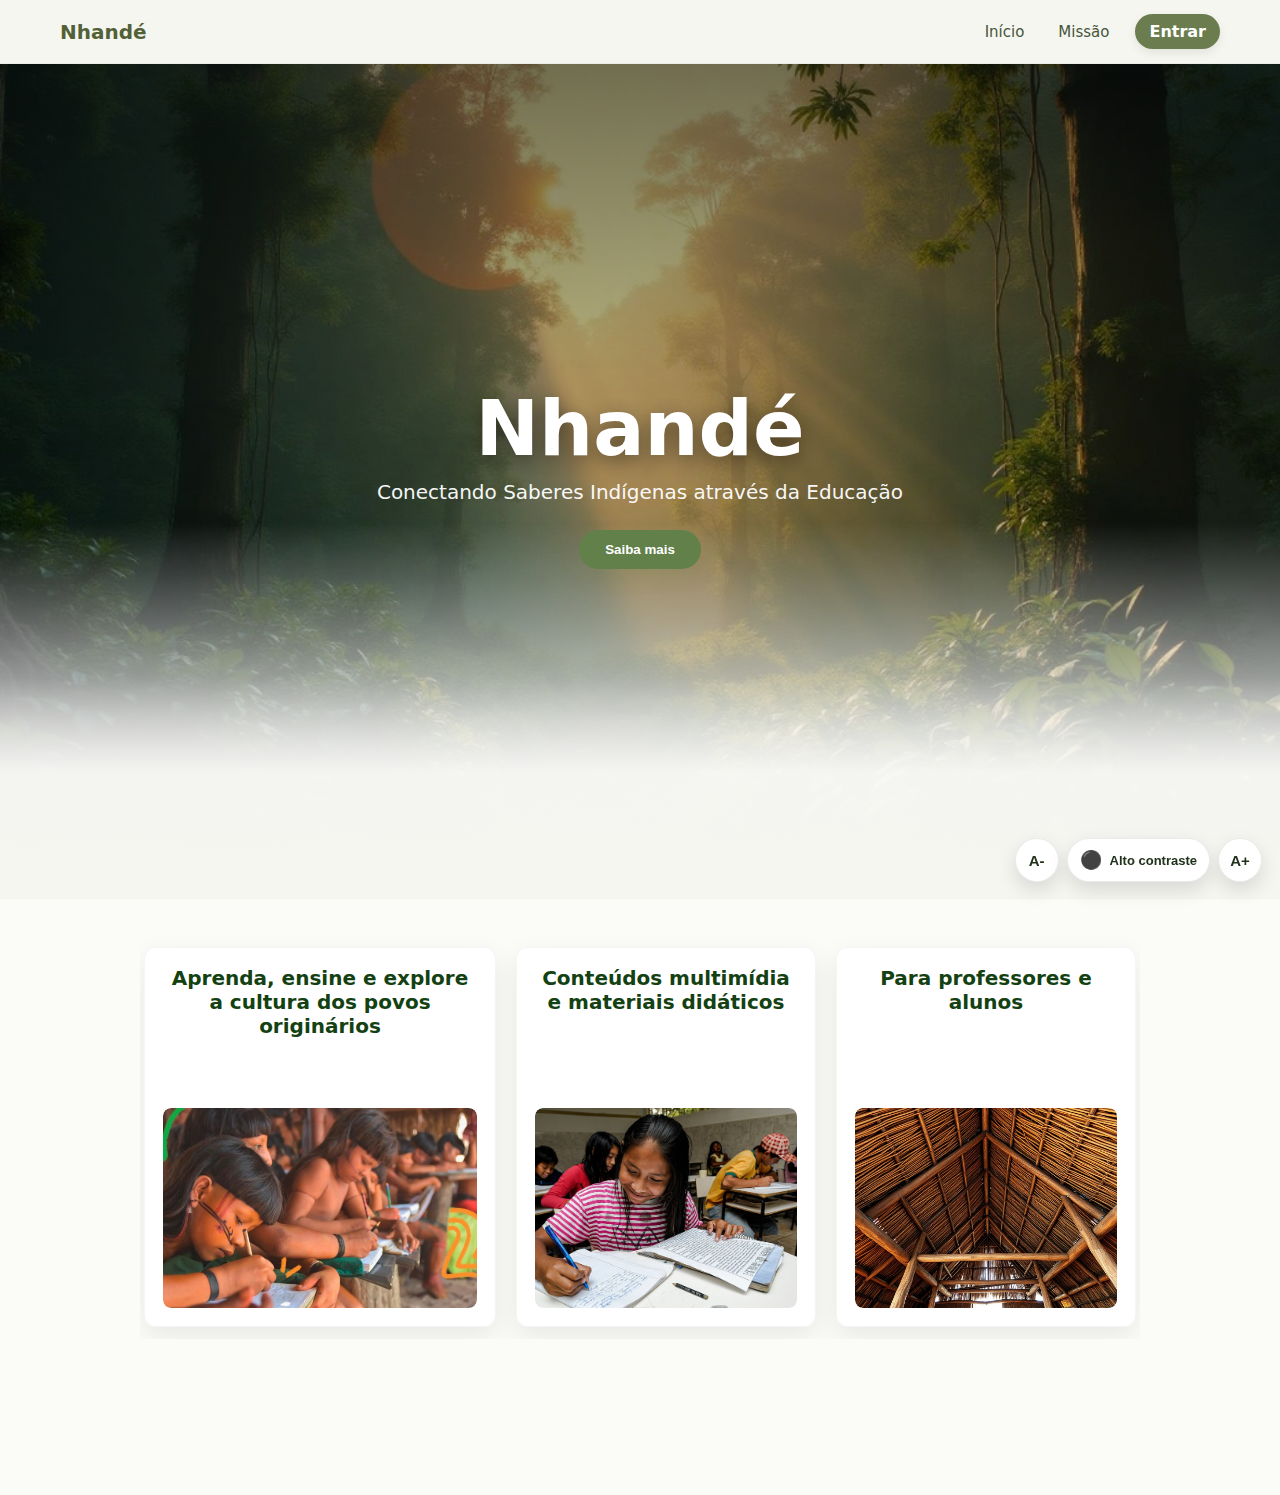
<file: Nhande3-main/Index.html>
<!doctype html>
<html lang="pt-BR">
  <head>
    <meta charset="utf-8" />
    <meta name="viewport" content="width=device-width,initial-scale=1" />
    <title>Nhandé — Conectando Saberes</title>

    <link rel="stylesheet" href="styles.css">
    <link rel="stylesheet" href="https://fonts.googleapis.com/css2?family=Material+Symbols+Outlined:opsz,wght,FILL,GRAD@20..48,100..700,0..1,-50..200" />
  </head>
  <body>
    <header class="topbar">
      <nav class="nav" aria-label="Main navigation">
        <div style="display:flex;gap:18px;align-items:center;">
          <a class="brand" href="index.html" aria-label="Ir para a página inicial">Nhandé</a>
        </div>

        <div style="display:flex; align-items:center; gap:18px;">
          <div class="nav-links" role="navigation" aria-label="links">
            <a href="#inicio">Início</a>
            <a href="missao.html">Missão</a>
          </div>
          <a href="#entrar" class="btn-login">Entrar</a>
        </div>
      </nav>
    </header>

    <main>
      <section class="hero" id="inicio" aria-label="Seção principal">
        <div class="hero-content">
          <h1>Nhandé</h1>
          <p>Conectando Saberes Indígenas através da Educação</p>

          <div class="hero-buttons">
            <button class="btn-primary" id="btn-start">Saiba mais</button>
          </div>
        </div>

        <div class="bottom-fade" aria-hidden="true"></div>
      </section>

      <section id="info" class="info-section" aria-label="Informações do Nhandé">
        <div class="container info-scroll" role="list">

          <article class="info-card" role="listitem" tabindex="0">
            <h3>Aprenda, ensine e explore a cultura dos povos originários</h3>
            <div class="info-media">
              <img src="imagens/5.jpg" alt="Pessoas em atividade cultural" />
            </div>
          </article>

          <article class="info-card" role="listitem" tabindex="0">
            <h3>Conteúdos multimídia e materiais didáticos</h3>
            <div class="info-media">
              <img src="imagens/6.jpg" alt="Material educativo" />
            </div>
          </article>

          <article class="info-card" role="listitem" tabindex="0">
            <h3>Para professores e alunos</h3>
            <div class="info-media">
              <img src="imagens/3.jpeg" alt="Professor e aluno" />
            </div>
          </article>

        </div>
      </section>

      <section id="start">
        <div class="container">
          
      </section>
    </main>

    <div class="a11y-controls" aria-hidden="false">
      <button id="font-decrease" class="font-control" aria-label="Diminuir fonte" title="Diminuir fonte">A-</button>
      <button id="accessibility-toggle" aria-pressed="false" aria-label="Ativar alto contraste" title="Ativar alto contraste" class="accessibility-toggle" aria-live="polite">
        <span class="a11y-icon" aria-hidden="true">⚫️</span>
        <span class="a11y-label">Alto contraste</span>
      </button>
      <button id="font-increase" class="font-control" aria-label="Aumentar fonte" title="Aumentar fonte">A+</button>
    </div>

    <div id="modal-entrar" class="modal" aria-hidden="true" aria-labelledby="login-title" role="dialog">
      <div class="modal-backdrop" data-close="true"></div>
      <div class="modal-card" role="document">
        <header class="modal-header">
          <h3 id="login-title">Bem-vindo ao Nhandé</h3>
          <p class="subtitle">Plataforma de Educação Indígena</p>
        </header>

        <div class="modal-body">
          <form id="login-form" novalidate>
            <label for="login-email">E-mail</label>
            <input id="login-email" name="email" type="email" placeholder="seu@email.com" required>

            <label for="login-pass" class="mt">Senha</label>
            <input id="login-pass" name="senha" type="password" placeholder="********" required>

            <div class="form-row">
              <label class="inline"><input type="checkbox" id="login-remember"> Lembrar-me</label>
              <a href="#" class="forgot">Esqueceu a senha?</a>
            </div>

            <button type="submit" class="btn-primary full">Entrar</button>
            <p class="muted center">Não tem uma conta? <a href="#cadastrar">Cadastre-se</a></p>
          </form>

          <!-- Divider para autenticação social -->
          <div class="social-divider">
            <span>Ou continue com</span>
          </div>

          <!-- Botões de autenticação social (Material Design 3) -->
          <div class="social-auth-buttons">
            <button type="button" class="btn-social btn-social-google btn-social-outlined" aria-label="Google" title="Google">
              <svg class="social-icon" viewBox="0 0 24 24" width="20" height="20" aria-hidden="true">
                <path fill="#4285F4" d="M21.6 12.237c0-.68-.06-1.33-.18-1.95H12v3.7h5.4c-.24 1.3-.96 2.4-2.04 3.12v2.6h3.28c1.92-1.76 3.04-4.32 3.04-7.49z"/>
                <path fill="#34A853" d="M12 22c2.88 0 5.16-.92 6.88-2.5l-3.28-2.6c-.9.6-2.06.96-3.6.96-2.72 0-5.02-1.86-5.84-4.36H3.4v2.74C4.98 19.9 8.2 22 12 22z"/>
                <path fill="#FBBC05" d="M6.16 14.64c-.2-.6-.32-1.26-.32-1.94s.12-1.34.32-1.94V7.98H3.4C2.72 9.36 2.4 10.86 2.4 12.3c0 1.44.32 2.94 1 4.32l2.76-1.98.0-.0z"/>
                <path fill="#EA4335" d="M12 5.5c1.5 0 2.86.52 3.92 1.48l2.84-2.84C17.08 2.22 14.8 1 12 1 8.2 1 4.98 3.1 3.4 6.34l2.76 2.74C6.98 7.36 9.28 5.5 12 5.5z"/>
              </svg>
              <span>Google</span>
            </button>
            <button type="button" class="btn-social btn-social-facebook" aria-label="Facebook" title="Facebook">
              <svg class="social-icon" viewBox="0 0 24 24" width="20" height="20" fill="currentColor">
                <path d="M24 12.073c0-6.627-5.373-12-12-12s-12 5.373-12 12c0 5.99 4.388 10.954 10.125 11.854v-8.385H7.078v-3.47h3.047V9.43c0-3.007 1.792-4.669 4.533-4.669 1.312 0 2.686.235 2.686.235v2.953H15.83c-1.491 0-1.956.925-1.956 1.874v2.25h3.328l-.532 3.47h-2.796v8.385C19.612 23.027 24 18.062 24 12.073z"/>
              </svg>
              <span>Facebook</span>
            </button>
          </div>
        </div>

        <footer class="modal-footer">
          <button class="btn-back" data-close="true">Voltar ao Início</button>
        </footer>
      </div>
    </div>

    <div id="modal-cadastrar" class="modal" aria-hidden="true" aria-labelledby="cadastrar-title" role="dialog">
      <div class="modal-backdrop" data-close="true"></div>
      <div class="modal-card register" role="document">
        <header class="modal-header">
          <h3 id="cadastrar-title">Cadastre-se</h3>
          <p class="subtitle">Escolha o tipo de conta e preencha os dados</p>
        </header>

        <div class="modal-body">
          <div class="register-choices" role="radiogroup" aria-label="Tipo de usuário">
            <button class="choice" data-role="aluno" aria-checked="true" role="radio">Aluno</button>
            <button class="choice" data-role="professor" aria-checked="false" role="radio">Professor</button>
            <button class="choice" data-role="visitante" aria-checked="false" role="radio">Visitante</button>
          </div>

          <form id="register-form" novalidate>
            <div class="form-field" data-for-role="all">
              <label for="reg-nome">Nome</label>
              <input id="reg-nome" name="nome" type="text" placeholder="Seu nome" required>
            </div>

            <div class="form-field" data-for-role="all">
              <label for="reg-email">E-mail</label>
              <input id="reg-email" name="email" type="email" placeholder="seu@email.com" required>
            </div>

            <div class="form-field" data-for-role="aluno" style="display:none;">
              <label for="reg-matricula">Matrícula</label>
              <input id="reg-matricula" name="matricula" type="text" placeholder="Número de matrícula">
            </div>

            <div class="form-field" data-for-role="professor" style="display:none;">
              <label for="reg-matricula-func">Matrícula funcional</label>
              <input id="reg-matricula-func" name="matricula_func" type="text" placeholder="Matrícula funcional">
            </div>

            <div class="form-field" data-for-role="all">
              <label for="reg-pass">Senha</label>
              <input id="reg-pass" name="password" type="password" placeholder="Crie uma senha" required>
            </div>

            <div class="form-field" data-for-role="all">
              <label for="reg-pass-confirm">Confirmar senha</label>
              <input id="reg-pass-confirm" name="password_confirm" type="password" placeholder="Confirme a senha" required>
            </div>

            <div class="form-actions">
              <button type="submit" class="btn-primary full">Cadastrar</button>
            </div>

            <p class="muted center">Já tem uma conta? <a href="#entrar">Entrar</a></p>
          </form>
        </div>

        <footer class="modal-footer">
          <button class="btn-back" data-close="true">Voltar</button>
        </footer>
      </div>
    </div>

    <script src="script.js"></script>
  </body>
</html>
</file>
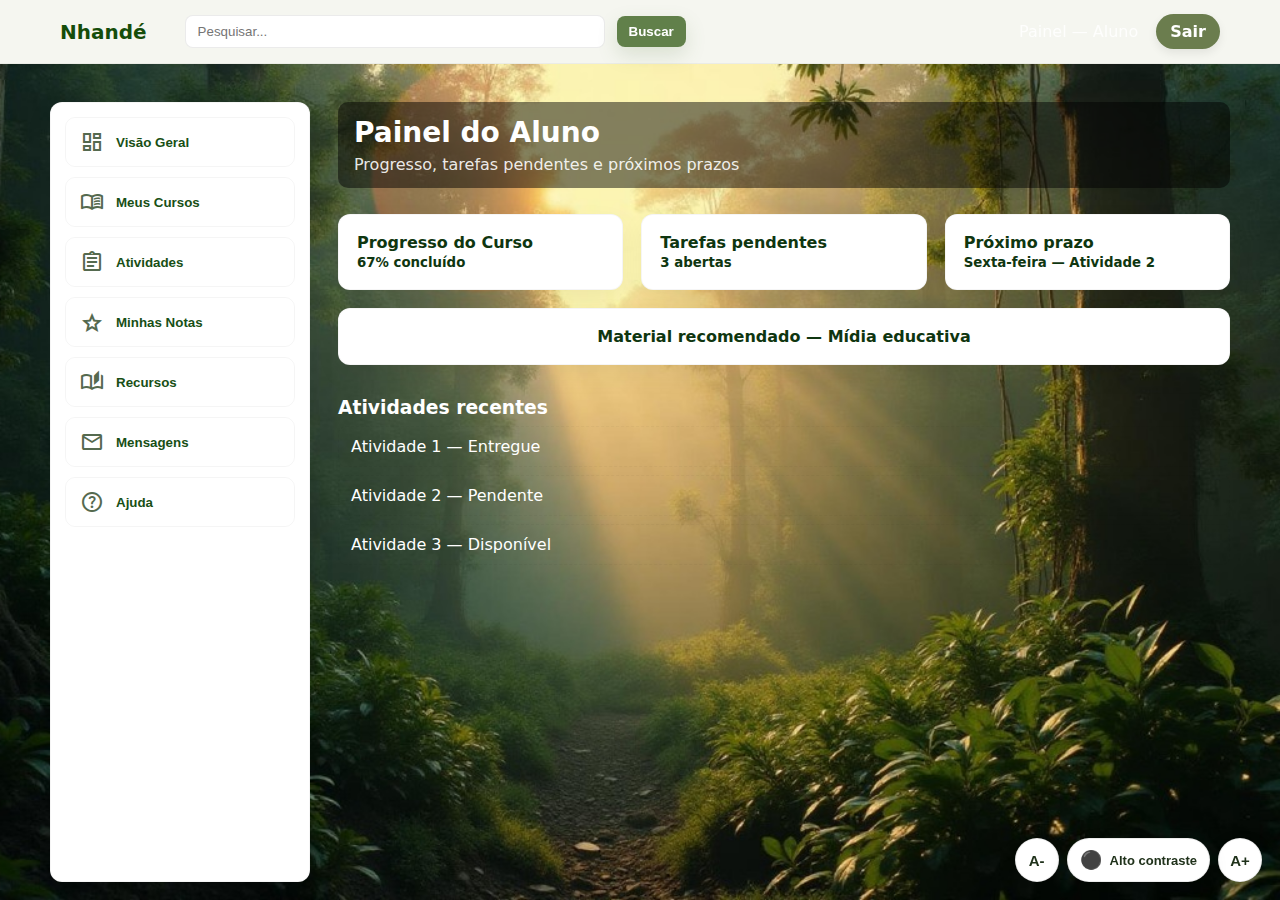
<file: Nhande3-main/aluno.html>
<!doctype html>
<html lang="pt-BR">
<head>
  <meta charset="utf-8" />
  <meta name="viewport" content="width=device-width,initial-scale=1" />
  <title>Nhandé — Painel do Aluno</title>
  <link rel="stylesheet" href="./styles.css">
  <link rel="stylesheet" href="https://fonts.googleapis.com/css2?family=Material+Symbols+Outlined:opsz,wght,FILL,GRAD@20..48,100..700,0..1,-50..200" />
</head>
<body class="dashboard aluno">
  <header class="topbar">
    <nav class="nav" aria-label="Main navigation">
      <div style="display:flex;gap:18px;align-items:center;">
        <a class="brand" href="index.html" aria-label="Ir para a página inicial">Nhandé</a>
      </div>
      <div class="top-search" style="display:flex;align-items:center;gap:12px;margin-left:18px;flex:1">
        <input id="global-search" type="search" placeholder="Pesquisar..." style="width:100%;max-width:420px;padding:8px 12px;border-radius:8px;border:1px solid rgba(0,0,0,0.08);">
        <button id="global-search-btn" class="btn-primary" style="padding:8px 12px;border-radius:8px;">Buscar</button>
      </div>
      <div style="display:flex; align-items:center; gap:18px;">
        <div style="opacity:.85">Painel — Aluno</div>
        <a href="index.html" class="btn-login">Sair</a>
      </div>
    </nav>
  </header>

  <main class="panel-wrap">
    <aside class="panel-side" aria-label="Ações do aluno">
      <div class="panel-actions">
        <button class="action"><span class="material-symbols-outlined">dashboard</span><span>Visão Geral</span></button>
        <button class="action"><span class="material-symbols-outlined">menu_book</span><span>Meus Cursos</span></button>
        <button class="action"><span class="material-symbols-outlined">assignment</span><span>Atividades</span></button>
        <button class="action"><span class="material-symbols-outlined">grade</span><span>Minhas Notas</span></button>
        <button class="action"><span class="material-symbols-outlined">auto_stories</span><span>Recursos</span></button>
        <button class="action"><span class="material-symbols-outlined">mail</span><span>Mensagens</span></button>
        <button class="action"><span class="material-symbols-outlined">help</span><span>Ajuda</span></button>
      </div>
    </aside>

    <section class="panel-main">
      <div class="panel-header">
        <div class="panel-title">Painel do Aluno</div>
        <div class="panel-sub">Progresso, tarefas pendentes e próximos prazos</div>
      </div>

      <div class="panel-grid">
        <div class="card">Progresso do Curso<br/><small>67% concluído</small></div>
        <div class="card">Tarefas pendentes<br/><small>3 abertas</small></div>
        <div class="card">Próximo prazo<br/><small>Sexta-feira — Atividade 2</small></div>
        <div class="card wide">Material recomendado — Mídia educativa</div>
      </div>

      <section class="list-section">
        <h3>Atividades recentes</h3>
        <ul class="simple-list">
          <li>Atividade 1 — Entregue</li>
          <li>Atividade 2 — Pendente</li>
          <li>Atividade 3 — Disponível</li>
        </ul>
      </section>

      <!-- Views específicas do aluno (inicialmente ocultas) -->
      <section id="view-meus-cursos" class="list-section" style="display:none;">
        <h3>Meus Cursos</h3>
        <div class="course-list">
          <div class="course-item">
            <strong>Língua Indígena</strong>
            <div class="progress"><div class="progress-bar" style="width:80%"></div></div>
            <small>80% concluído — Última atividade: 2025-11-15</small>
          </div>
          <div class="course-item">
            <strong>Arte Indígena</strong>
            <div class="progress"><div class="progress-bar" style="width:45%"></div></div>
            <small>45% concluído — Próxima aula: 2025-12-01</small>
          </div>
        </div>
      </section>

      <section id="view-atividades" class="list-section" style="display:none;">
        <h3>Atividades</h3>
        <ul class="simple-list">
          <li>
            <div style="display:flex;justify-content:space-between;align-items:center;gap:12px;">
              <div>
                <strong>Atividade 2 — Observação de campo</strong><br/>
                <small>Descrição: Registre suas observações e envie foto.</small>
              </div>
              <div>
                <span class="muted">Prazo: Sexta</span>
                <button class="btn-primary" style="margin-left:8px">Enviar</button>
              </div>
            </div>
          </li>
          <li>
            <div style="display:flex;justify-content:space-between;align-items:center;gap:12px;">
              <div>
                <strong>Atividade 4 — Projeto Cultural</strong><br/>
                <small>Descrição: Preparar apresentação em grupo.</small>
              </div>
              <div>
                <span class="muted">Disponível</span>
                <button class="btn-secondary" style="margin-left:8px">Ver</button>
              </div>
            </div>
          </li>
        </ul>
      </section>

      <section id="view-minhas-notas" class="list-section" style="display:none;">
        <h3>Minhas Notas</h3>
        <table style="width:100%;border-collapse:collapse">
          <thead><tr><th style="text-align:left">Atividade</th><th>Nota</th><th>Feedback</th></tr></thead>
          <tbody>
            <tr><td>Atividade 1</td><td>8.5</td><td>Ótimo trabalho</td></tr>
            <tr><td>Atividade 2</td><td>—</td><td class="muted">Ainda não corrigida</td></tr>
          </tbody>
        </table>
      </section>

      <section id="view-recursos" class="list-section" style="display:none;">
        <h3>Recursos</h3>
        <ul class="simple-list">
          <li><a href="#">Guia de Campo (PDF)</a> — <small>Download</small></li>
          <li><a href="#">Vídeo: Plantas locais</a> — <small>Assistir</small></li>
          <li><a href="#">Podcast — Memórias da Comunidade</a></li>
        </ul>
      </section>

      <section id="view-mensagens" class="list-section" style="display:none;">
        <h3>Mensagens</h3>
        <div style="display:flex;gap:12px;align-items:flex-start;">
          <div style="flex:1">
            <ul class="simple-list">
              <li><strong>Maria Prof</strong><br/><small>Pedido de esclarecimento sobre a atividade 2</small></li>
              <li><strong>Coordenação</strong><br/><small>Agendamento de reunião — 2025-12-02</small></li>
            </ul>
          </div>
          <div style="width:260px;">
            <button class="btn-primary full">Nova mensagem</button>
          </div>
        </div>
      </section>

      <section id="view-ajuda" class="list-section" style="display:none;">
        <h3>Ajuda</h3>
        <h4>Perguntas frequentes</h4>
        <ul class="simple-list">
          <li><strong>Como enviar atividades?</strong><br/><small>Vá até Atividades → Escolha a atividade → Enviar.</small></li>
          <li><strong>Esqueci minha senha</strong><br/><small>Use a opção 'Esqueceu a senha?' no modal de login.</small></li>
        </ul>
        <p>Se precisar de suporte, envie uma mensagem para <a href="#">suporte@nhand e.org</a>.</p>
      </section>

    </section>
  </main>
    <div class="a11y-controls" aria-hidden="false">
      <button id="font-decrease" class="font-control" aria-label="Diminuir fonte" title="Diminuir fonte">A-</button>
      <button id="accessibility-toggle" aria-pressed="false" aria-label="Ativar alto contraste" title="Ativar alto contraste" class="accessibility-toggle" aria-live="polite">
        <span class="a11y-icon" aria-hidden="true">⚫️</span>
        <span class="a11y-label">Alto contraste</span>
      </button>
      <button id="font-increase" class="font-control" aria-label="Aumentar fonte" title="Aumentar fonte">A+</button>
    </div>
    <script src="./script.js"></script>
</body>
</html>
</file>
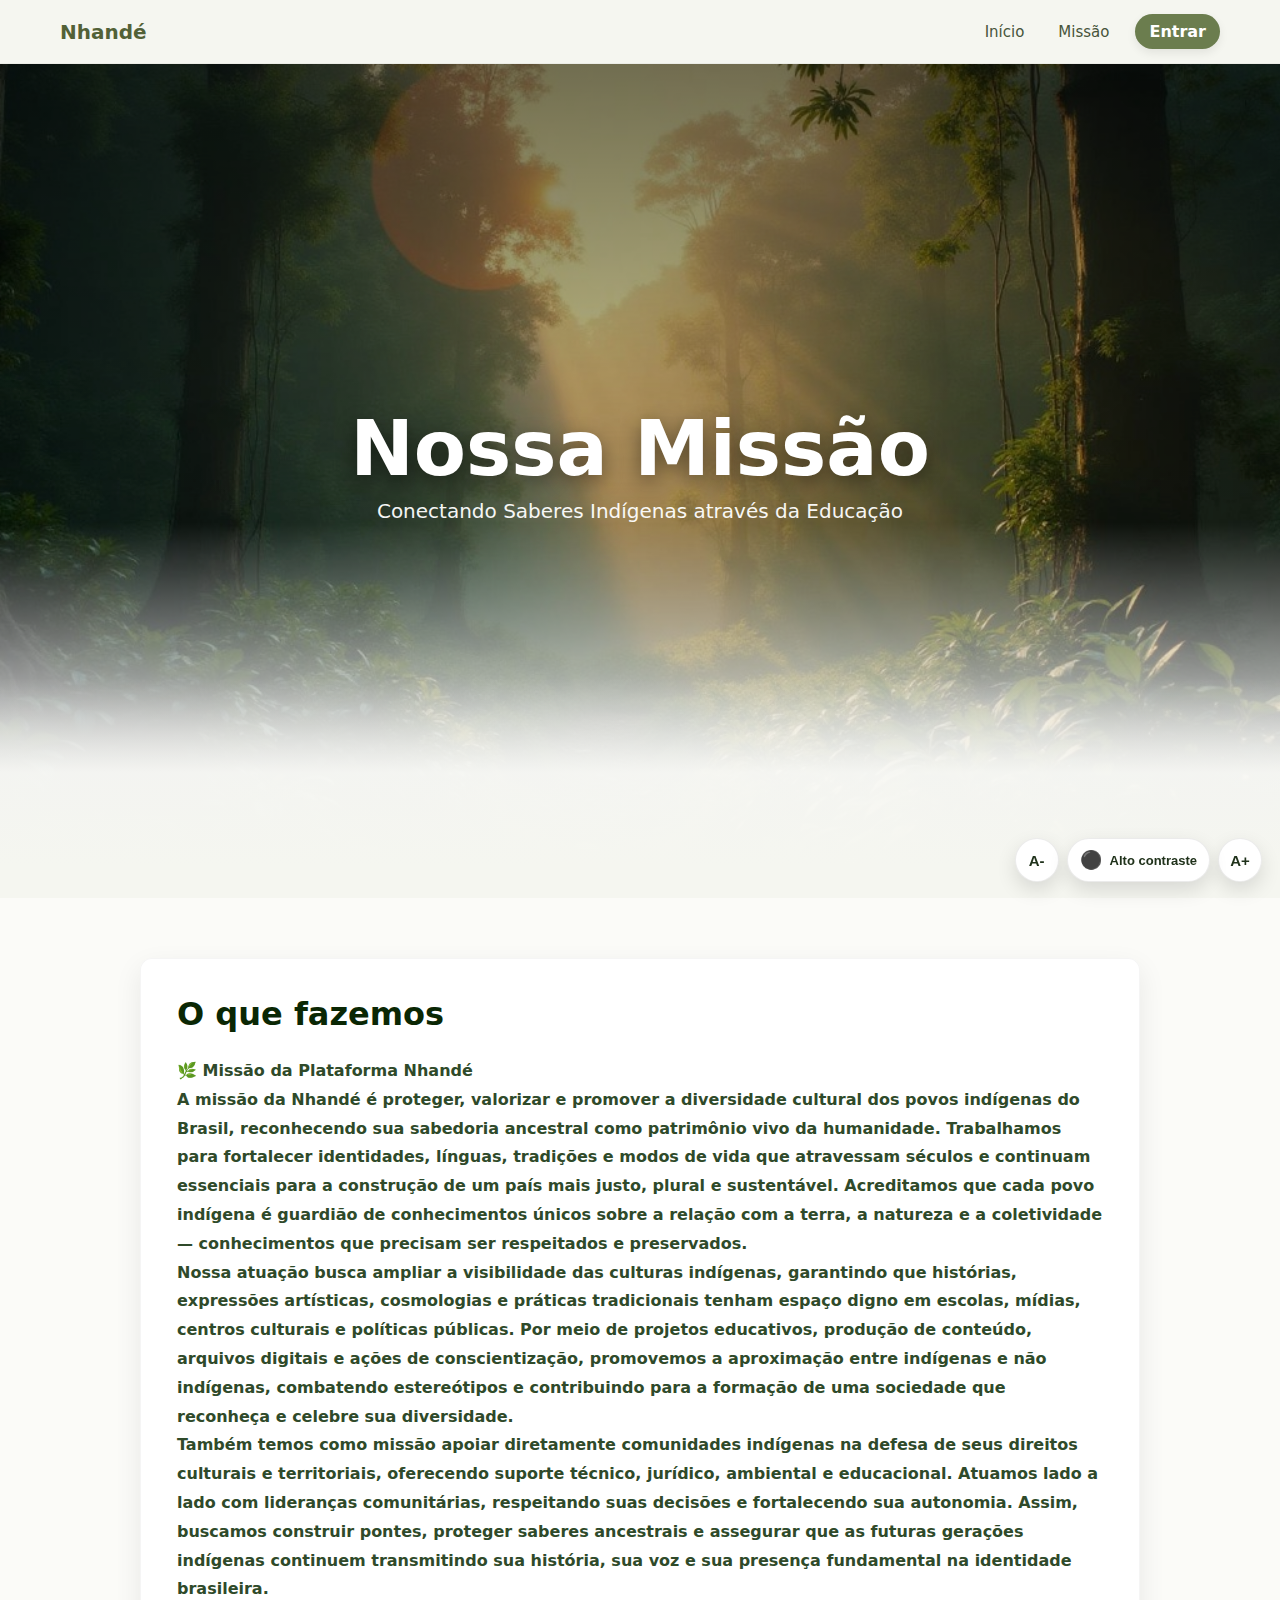
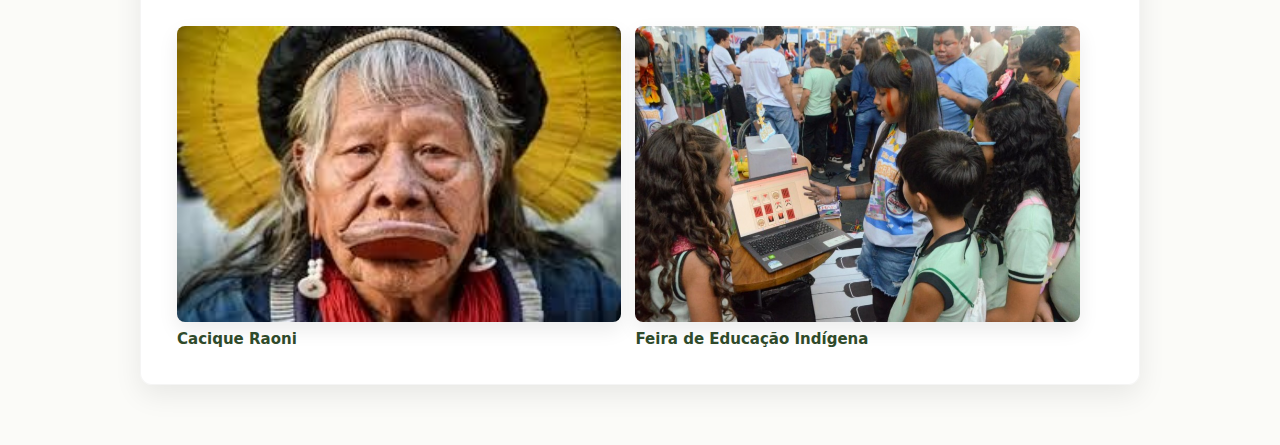
<file: Nhande3-main/missao.html>
<!doctype html>
<html lang="pt-BR">
  <head>
    <meta charset="utf-8" />
    <meta name="viewport" content="width=device-width,initial-scale=1" />
    <title>Missão — Nhandé</title>

    <link rel="stylesheet" href="styles.css">
  </head>
  <body>
    <header class="topbar">
      <nav class="nav" aria-label="Main navigation">
        <div style="display:flex;gap:18px;align-items:center;">
          <a class="brand" href="index.html" aria-label="Ir para a página inicial">Nhandé</a>
        </div>

        <div style="display:flex; align-items:center; gap:18px;">
          <div class="nav-links" role="navigation" aria-label="links">
            <a href="index.html#inicio">Início</a>
            <a href="missao.html">Missão</a>
          </div>
          <a href="#entrar" class="btn-login">Entrar</a>
        </div>
      </nav>
    </header>

    <main>
      <section class="hero missao-hero" aria-label="Seção de Missão">
        <div class="hero-content">
          <h1>Nossa Missão</h1>
          <p>Conectando Saberes Indígenas através da Educação</p>
        </div>

        <div class="bottom-fade" aria-hidden="true"></div>
      </section>

      <section id="missao-content" class="missao-section" aria-label="Conteúdo da Missão">
        <div class="container">
          <article class="missao-card">
            <h2>O que fazemos</h2>
            <div class="missao-text">
             <!-- <div class="missao-text">-->
                <p>🌿 <strong>Missão da Plataforma Nhandé</strong></p>

                <p>A missão da Nhandé é proteger, valorizar e promover a diversidade cultural dos povos indígenas do Brasil, reconhecendo sua sabedoria ancestral como patrimônio vivo da humanidade. Trabalhamos para fortalecer identidades, línguas, tradições e modos de vida que atravessam séculos e continuam essenciais para a construção de um país mais justo, plural e sustentável. Acreditamos que cada povo indígena é guardião de conhecimentos únicos sobre a relação com a terra, a natureza e a coletividade — conhecimentos que precisam ser respeitados e preservados.</p>

                <p>Nossa atuação busca ampliar a visibilidade das culturas indígenas, garantindo que histórias, expressões artísticas, cosmologias e práticas tradicionais tenham espaço digno em escolas, mídias, centros culturais e políticas públicas. Por meio de projetos educativos, produção de conteúdo, arquivos digitais e ações de conscientização, promovemos a aproximação entre indígenas e não indígenas, combatendo estereótipos e contribuindo para a formação de uma sociedade que reconheça e celebre sua diversidade.</p>

                <p>Também temos como missão apoiar diretamente comunidades indígenas na defesa de seus direitos culturais e territoriais, oferecendo suporte técnico, jurídico, ambiental e educacional. Atuamos lado a lado com lideranças comunitárias, respeitando suas decisões e fortalecendo sua autonomia. Assim, buscamos construir pontes, proteger saberes ancestrais e assegurar que as futuras gerações indígenas continuem transmitindo sua história, sua voz e sua presença fundamental na identidade brasileira.</p>
                </div>

            <div class="missao-images">
              <figure class="missao-figure">
                <img src="imagens/imgMissao1.jpeg" alt="Cacique Raoni">
                <figcaption>Cacique Raoni</figcaption>
              </figure>

              <figure class="missao-figure">
                <img src="imagens/imgMissao2.jpeg" alt="Feira de Educação Indígena">
                <figcaption>Feira de Educação Indígena</figcaption>
              </figure>
            </div>

          </article>
        </div>
      </section>
    </main>

    <div class="a11y-controls" aria-hidden="false">
      <button id="font-decrease" class="font-control" aria-label="Diminuir fonte" title="Diminuir fonte">A-</button>
      <button id="accessibility-toggle" aria-pressed="false" aria-label="Ativar alto contraste" title="Ativar alto contraste" class="accessibility-toggle" aria-live="polite">
        <span class="a11y-icon" aria-hidden="true">⚫️</span>
        <span class="a11y-label">Alto contraste</span>
      </button>
      <button id="font-increase" class="font-control" aria-label="Aumentar fonte" title="Aumentar fonte">A+</button>
    </div>

    <div id="modal-entrar" class="modal" aria-hidden="true" aria-labelledby="login-title" role="dialog">
      <div class="modal-backdrop" data-close="true"></div>
      <div class="modal-card" role="document">
        <header class="modal-header">
          <h3 id="login-title">Bem-vindo ao Nhandé</h3>
          <p class="subtitle">Plataforma de Educação Indígena</p>
        </header>

        <div class="modal-body">
          <form id="login-form" novalidate>
            <label for="login-email">E-mail</label>
            <input id="login-email" name="email" type="email" placeholder="seu@email.com" required>

            <label for="login-pass" class="mt">Senha</label>
            <input id="login-pass" name="senha" type="password" placeholder="********" required>

            <button type="submit" class="btn-primary" style="width:100%;margin-top:20px;">Entrar</button>
          </form>
        </div>

        <footer class="modal-footer">
          <p>Não tem conta? <a href="#signup">Cadastre-se</a></p>
        </footer>
      </div>
    </div>

    <script src="script.js"></script>
  </body>
</html>
</file>
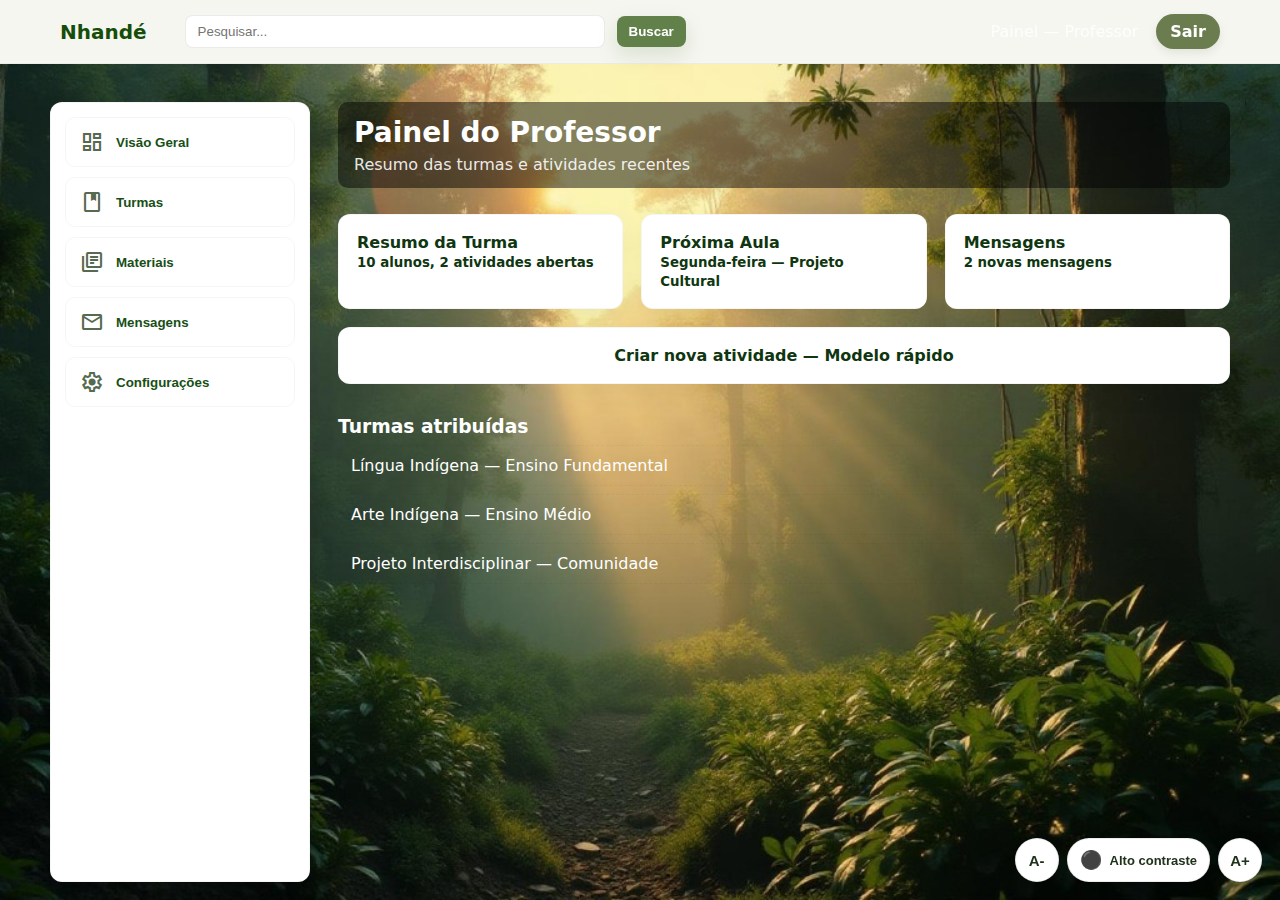
<file: Nhande3-main/professor.html>
<!doctype html>
<html lang="pt-BR">
<head>
  <meta charset="utf-8" />
  <meta name="viewport" content="width=device-width,initial-scale=1" />
  <title>Nhandé — Painel do Professor</title>
  <link rel="stylesheet" href="./styles.css">
  <link rel="stylesheet" href="https://fonts.googleapis.com/css2?family=Material+Symbols+Outlined:opsz,wght,FILL,GRAD@20..48,100..700,0..1,-50..200" />
</head>
<body class="dashboard professor">
  <header class="topbar">
    <nav class="nav" aria-label="Main navigation">
      <div style="display:flex;gap:18px;align-items:center;">
        <a class="brand" href="index.html" aria-label="Ir para a página inicial">Nhandé</a>
      </div>
        <div class="top-search" style="display:flex;align-items:center;gap:12px;margin-left:18px;flex:1">
          <input id="global-search" type="search" placeholder="Pesquisar..." style="width:100%;max-width:420px;padding:8px 12px;border-radius:8px;border:1px solid rgba(0,0,0,0.08);">
          <button id="global-search-btn" class="btn-primary" style="padding:8px 12px;border-radius:8px;">Buscar</button>
        </div>
      <div style="display:flex; align-items:center; gap:18px;">
        <div style="opacity:.85">Painel — Professor</div>
        <a href="index.html" class="btn-login">Sair</a>
      </div>
    </nav>
  </header>

  <main class="panel-wrap">
    <aside class="panel-side" aria-label="Ações do professor">
      <div class="panel-actions">
        <button class="action"><span class="material-symbols-outlined">dashboard</span><span>Visão Geral</span></button>
        <button class="action"><span class="material-symbols-outlined">class</span><span>Turmas</span></button>
        <button class="action"><span class="material-symbols-outlined">library_books</span><span>Materiais</span></button>
        <button class="action"><span class="material-symbols-outlined">mail</span><span>Mensagens</span></button>
        <button class="action"><span class="material-symbols-outlined">settings</span><span>Configurações</span></button>
      </div>
    </aside>

    <section class="panel-main">
      <div class="panel-header">
        <div class="panel-title">Painel do Professor</div>
        <div class="panel-sub">Resumo das turmas e atividades recentes</div>
      </div>

      <div class="panel-grid">
        <div class="card">Resumo da Turma<br/><small>10 alunos, 2 atividades abertas</small></div>
        <div class="card">Próxima Aula<br/><small>Segunda-feira — Projeto Cultural</small></div>
        <div class="card">Mensagens<br/><small>2 novas mensagens</small></div>
        <div class="card wide">Criar nova atividade — Modelo rápido</div>
      </div>

      <section class="list-section">
        <h3>Turmas atribuídas</h3>
        <ul class="simple-list">
          <li>Língua Indígena — Ensino Fundamental</li>
          <li>Arte Indígena — Ensino Médio</li>
          <li>Projeto Interdisciplinar — Comunidade</li>
        </ul>
      </section>

      <!-- Vista dinâmica de Turmas (inicialmente oculta) -->
      <div id="turmas-view" class="turmas-view" style="display:none;">
        <div class="panel-header">
          <div class="panel-title">Minhas Turmas</div>
          <div class="panel-sub">Gerenciamento de turmas e alunos</div>
        </div>

        <button id="btn-create-turma" class="btn-primary turma-action-btn">+ Criar nova turma</button>

        <section class="list-section turmas-list-section">
          <h3>Turmas atribuídas</h3>
          <ul class="simple-list turmas-list" id="turmas-list-container">
            <li class="turmas-item">
              <div class="turmas-item-content">
                <span class="turmas-item-name">Língua Indígena — Ensino Fundamental</span>
                <button class="turmas-item-action" data-turma="turma-a">Gerenciar</button>
              </div>
            </li>
            <li class="turmas-item">
              <div class="turmas-item-content">
                <span class="turmas-item-name">Arte Indígena — Ensino Médio</span>
                <button class="turmas-item-action" data-turma="turma-b">Gerenciar</button>
              </div>
            </li>
            <li class="turmas-item">
              <div class="turmas-item-content">
                <span class="turmas-item-name">Projeto Interdisciplinar — Comunidade</span>
                <button class="turmas-item-action" data-turma="projeto-inter">Gerenciar</button>
              </div>
            </li>
          </ul>
        </section>
      </div>

      <!-- Vista dinâmica de Materiais (inicialmente oculta) -->
      <div id="materiais-view" class="materiais-view" style="display:none;">
        <div class="panel-header">
          <div class="panel-title">Materiais</div>
          <div class="panel-sub">Gerencie arquivos do repositório e envie novos materiais</div>
        </div>

        <div class="materiais-actions" style="margin-bottom:18px; display:flex; gap:12px; align-items:center; flex-wrap:wrap;">
          <label class="btn-primary turma-action-btn" style="cursor:pointer;">
            Anexar arquivo
            <input id="input-upload-file" type="file" style="display:none" />
          </label>

          <button id="btn-attach-repo" class="btn-secondary">Anexar do repositório</button>

          <div style="margin-left:auto; display:flex; gap:8px; align-items:center;">
            <input id="materiais-search" type="search" placeholder="Pesquisar no repositório" style="padding:8px 10px; border-radius:8px; border:1px solid rgba(0,0,0,0.08);">
            <button id="btn-search" class="btn-primary" style="padding:8px 12px; border-radius:8px;">Pesquisar</button>
          </div>
        </div>

        <!-- Lista de arquivos do repositório (toggle) -->
        <div id="repo-files" style="display:none; margin-bottom:16px;">
          <h4 style="margin-bottom:8px;">Arquivos do repositório</h4>
          <ul class="simple-list repo-list" id="repo-list">
            <li data-src="imagens/1.jpeg">1.jpeg <button class="repo-attach" data-src="imagens/1.jpeg">Anexar</button></li>
            <li data-src="imagens/2.jpeg">2.jpeg <button class="repo-attach" data-src="imagens/2.jpeg">Anexar</button></li>
            <li data-src="imagens/3.jpeg">3.jpeg <button class="repo-attach" data-src="imagens/3.jpeg">Anexar</button></li>
            <li data-src="imagens/4.jpeg">4.jpeg <button class="repo-attach" data-src="imagens/4.jpeg">Anexar</button></li>
            <li data-src="imagens/5.jpg">5.jpg <button class="repo-attach" data-src="imagens/5.jpg">Anexar</button></li>
            <li data-src="imagens/6.jpg">6.jpg <button class="repo-attach" data-src="imagens/6.jpg">Anexar</button></li>
            <li data-src="imagens/imgMissao1.jpeg">imgMissao1.jpeg <button class="repo-attach" data-src="imagens/imgMissao1.jpeg">Anexar</button></li>
            <li data-src="imagens/imgMissao2.jpeg">imgMissao2.jpeg <button class="repo-attach" data-src="imagens/imgMissao2.jpeg">Anexar</button></li>
          </ul>
        </div>

        <section class="list-section materiais-list-section">
          <h3>Materiais enviados</h3>
          <ul class="simple-list materiais-list" id="materiais-list"></ul>
        </section>
      </div>

      <!-- Modal para criar nova turma -->
      <div id="modal-criar-turma" class="modal" aria-hidden="true" aria-labelledby="criar-turma-title" role="dialog">
        <div class="modal-backdrop" data-close="true"></div>
        <div class="modal-card" role="document">
          <header class="modal-header">
            <h3 id="criar-turma-title">Criar Nova Turma</h3>
            <p class="subtitle">Insira as informações da turma</p>
          </header>

          <div class="modal-body">
            <form id="form-criar-turma" novalidate>
              <label for="turma-nome">Nome da Turma</label>
              <input id="turma-nome" name="nome" type="text" placeholder="ex: Turma A — Ensino Fundamental" required>

              <label for="turma-serie" class="mt">Série/Nível</label>
              <input id="turma-serie" name="serie" type="text" placeholder="ex: Ensino Fundamental" required>

              <label for="turma-capacidade" class="mt">Capacidade (alunos)</label>
              <input id="turma-capacidade" name="capacidade" type="number" placeholder="ex: 30" required>

              <button type="submit" class="btn-primary" style="width:100%;margin-top:20px;">Criar Turma</button>
            </form>
          </div>

          <footer class="modal-footer">
            <button class="btn-back" data-close="true">Cancelar</button>
          </footer>
        </div>
      </div>

    </section>
  </main>

  <!-- Modal para listar/adicionar disciplinas e interagir com uma turma -->
  <div id="modal-disciplinas" class="modal" aria-hidden="true" aria-labelledby="disciplinas-title" role="dialog">
    <div class="modal-backdrop" data-close="true"></div>
    <div class="modal-card" role="document">
      <header class="modal-header">
        <h3 id="disciplinas-title">Disciplinas — <span id="modal-turma-name">Turma</span></h3>
        <p class="subtitle">Lista de disciplinas e opção para adicionar uma nova</p>
      </header>

      <div class="modal-body">
        <section>
          <ul id="disciplinas-list" class="simple-list" style="margin-bottom:12px;"></ul>
        </section>

        <section style="margin-top:12px;">
          <form id="form-add-disciplina" novalidate>
            <label for="disc-nome">Nome da disciplina</label>
            <input id="disc-nome" name="disc_nome" type="text" placeholder="ex: Arte Indígena" required>
            <button type="submit" class="btn-primary" style="width:100%;margin-top:12px;">+ Adicionar disciplina</button>
          </form>
        </section>
      </div>

      <footer class="modal-footer">
        <button class="btn-back" data-close="true">Fechar</button>
      </footer>
    </div>
  </div>

  <script src="./script.js"></script>
  <div class="a11y-controls" aria-hidden="false">
    <button id="font-decrease" class="font-control" aria-label="Diminuir fonte" title="Diminuir fonte">A-</button>
    <button id="accessibility-toggle" aria-pressed="false" aria-label="Ativar alto contraste" title="Ativar alto contraste" class="accessibility-toggle" aria-live="polite">
      <span class="a11y-icon" aria-hidden="true">⚫️</span>
      <span class="a11y-label">Alto contraste</span>
    </button>
    <button id="font-increase" class="font-control" aria-label="Aumentar fonte" title="Aumentar fonte">A+</button>
  </div>
</body>
</html>
</file>
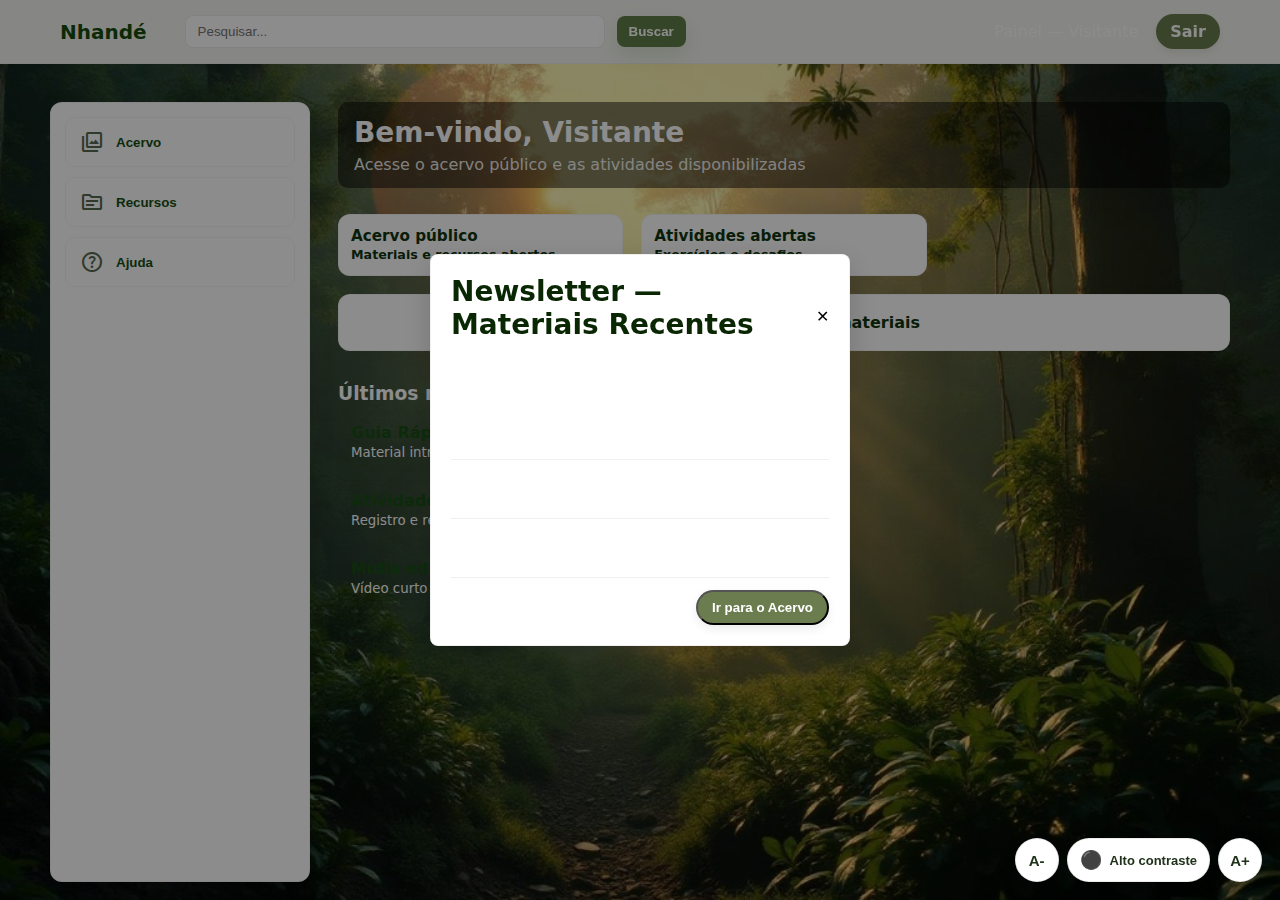
<file: Nhande3-main/visitante.html>
<!doctype html>
<html lang="pt-BR">
<head>
  <meta charset="utf-8" />
  <meta name="viewport" content="width=device-width,initial-scale=1" />
  <title>Nhandé — Visitante</title>
  <link rel="stylesheet" href="./styles.css">
  <link rel="stylesheet" href="https://fonts.googleapis.com/css2?family=Material+Symbols+Outlined:opsz,wght,FILL,GRAD@20..48,100..700,0..1,-50..200" />
  <style>
    /* Pequenas regras específicas para a tela do visitante */
    .panel-grid .card.small { padding: 12px; font-size: 0.95rem; }
    .newsletter-list { list-style: none; padding: 0; margin: 0; }
    .newsletter-list li { padding: 10px 0; border-bottom: 1px solid rgba(0,0,0,0.06); }
    #newsletter-modal { position: fixed; inset: 0; display: flex; align-items: center; justify-content: center; background: rgba(0,0,0,0.45); z-index: 60; }
    #newsletter-modal .modal-card { background: var(--card-bg, #fff); padding: 20px; width: 420px; max-width: 92%; border-radius: 8px; box-shadow: 0 10px 30px rgba(0,0,0,0.18); }
    #newsletter-modal h2 { margin-top: 0; }
    #newsletter-modal [data-close] { margin-left: auto; display: inline-block; }
  </style>
</head>
<body class="dashboard visitante">
  <header class="topbar">
    <nav class="nav" aria-label="Main navigation">
      <div style="display:flex;gap:18px;align-items:center;">
        <a class="brand" href="index.html" aria-label="Ir para a página inicial">Nhandé</a>
      </div>
      <div class="top-search" style="display:flex;align-items:center;gap:12px;margin-left:18px;flex:1">
        <input id="global-search" type="search" placeholder="Pesquisar..." style="width:100%;max-width:420px;padding:8px 12px;border-radius:8px;border:1px solid rgba(0,0,0,0.08);">
        <button id="global-search-btn" class="btn-primary" style="padding:8px 12px;border-radius:8px;">Buscar</button>
      </div>
      <div style="display:flex; align-items:center; gap:18px;">
        <div style="opacity:.85">Painel — Visitante</div>
        <a href="index.html" class="btn-login">Sair</a>
      </div>
    </nav>
  </header>

  <main class="panel-wrap">
    <aside class="panel-side" aria-label="Ações do visitante">
      <div class="panel-actions">
        <button class="action"><span class="material-symbols-outlined">collections</span><span>Acervo</span></button>
        <button class="action"><span class="material-symbols-outlined">source</span><span>Recursos</span></button>
        <button class="action"><span class="material-symbols-outlined">help</span><span>Ajuda</span></button>
      </div>
    </aside>

    <section class="panel-main">
      <div class="panel-header">
        <div class="panel-title">Bem-vindo, Visitante</div>
        <div class="panel-sub">Acesse o acervo público e as atividades disponibilizadas</div>
      </div>

      <div class="panel-grid">
        <div class="card small">Acervo público<br/><small>Materiais e recursos abertos</small></div>
        <div class="card small">Atividades abertas<br/><small>Exercícios e desafios</small></div>
        <div class="card wide">Newsletter — Novos materiais</div>
      </div>

      <section class="list-section">
        <h3>Últimos materiais</h3>
        <ul id="materials-list" class="simple-list">
          <!-- Conteúdo populado via JS -->
        </ul>
      </section>

      <!-- Views específicas do visitante (ocultas) -->
      <section id="view-acervo" class="list-section" style="display:none;">
        <h3>Acervo</h3>
        <p>Explore o acervo público com materiais abertos para visitantes.</p>
        <ul class="simple-list">
          <li>Guia Rápido — Como usar o acervo</li>
          <li>Atividade 1 — Observação de campo</li>
        </ul>
      </section>

      <section id="view-recursos" class="list-section" style="display:none;">
        <h3>Recursos</h3>
        <p>Materiais educativos e vídeos disponíveis para visitantes.</p>
      </section>

      <section id="view-ajuda" class="list-section" style="display:none;">
        <h3>Ajuda</h3>
        <p>Se precisar de suporte, entre em contato com a equipe do Nhandé.</p>
      </section>

    </section>
  </main>

  <!-- Modal de newsletter exibido ao entrar -->
  <div id="newsletter-modal" aria-hidden="true" style="display:none">
    <div class="modal-card" role="dialog" aria-labelledby="newsletter-title" aria-modal="true">
      <div style="display:flex;gap:8px;align-items:center;margin-bottom:6px;">
        <h2 id="newsletter-title">Newsletter — Materiais Recentes</h2>
        <button data-close aria-label="Fechar" style="margin-left:auto;background:none;border:0;font-size:16px;cursor:pointer">✕</button>
      </div>
      <p>Confira os materiais mais recentemente disponibilizados no acervo público.</p>
      <ul id="newsletter-list" class="newsletter-list">
        <!-- Itens preenchidos por JS -->
      </ul>
      <div style="display:flex;justify-content:flex-end;margin-top:12px;">
        <button id="newsletter-cta" class="btn-login">Ir para o Acervo</button>
      </div>
    </div>
  </div>

  <script>
    (function(){
      const modal = document.getElementById('newsletter-modal');
      const listEl = document.getElementById('newsletter-list');
      const materialsList = document.getElementById('materials-list');

      // Função para renderizar itens em uma lista (título + breve)
      function renderItems(target, items){
        if(!target) return;
        target.innerHTML = items.map(it => {
          const date = it.published_at ? (' — ' + new Date(it.published_at).toLocaleDateString()) : '';
          return `<li><strong>${escapeHtml(it.title)}</strong><br/><small>${escapeHtml(it.summary || '')}${date}</small></li>`;
        }).join('');
      }

      function escapeHtml(str){
        if(!str) return '';
        return String(str).replace(/[&<>"'`]/g, function(m){ return {'&':'&amp;','<':'&lt;','>':'&gt;','"':'&quot;',"'":"&#39;","`":"&#96;"}[m]; });
      }

      // Fallback estático caso o backend não responda
      const FALLBACK = [
        { title: 'Guia Rápido — Como usar o acervo', summary: 'Material introdutório para visitantes', published_at: null },
        { title: 'Atividade 1 — Observação de campo', summary: 'Registro e reflexão', published_at: null },
        { title: 'Mídia educativa — Vídeo: Plantas locais', summary: 'Vídeo curto sobre flora regional', published_at: null }
      ];

      function showModal(){
        if(!modal) return;
        modal.style.display = 'flex';
        modal.setAttribute('aria-hidden','false');
      }

      function closeModal(){
        if(!modal) return;
        modal.style.display = 'none';
        modal.setAttribute('aria-hidden','true');
      }

      // Close handlers
      modal.querySelectorAll('[data-close]').forEach(btn => btn.addEventListener('click', closeModal));
      document.getElementById('newsletter-cta').addEventListener('click', function(){ closeModal(); /* poderia navegar para acervo real */ });

      // Tentar buscar materiais recentes do backend (endpoint opcional)
      const API_RECENT = 'http://127.0.0.1:5000/api/materials/recent';

      fetch(API_RECENT, { method: 'GET' })
        .then(r => r.ok ? r.json() : Promise.reject('no-ok'))
        .then(data => {
          // Esperamos um array de objetos { title, summary, published_at }
          if(Array.isArray(data) && data.length){
            renderItems(listEl, data);
            renderItems(materialsList, data);
            renderItems(listEl, data.slice(0,5));
            renderItems(document.getElementById('newsletter-list'), data.slice(0,4));
          } else {
            throw 'empty';
          }
        })
        .catch(() => {
          // fallback
          renderItems(materialsList, FALLBACK);
          renderItems(document.getElementById('newsletter-list'), FALLBACK.slice(0,4));
        })
        .finally(() => {
          // mostrar modal depois que a lista foi preenchida
          setTimeout(showModal, 350);
        });

      // ESC fecha o modal
      window.addEventListener('keydown', function(e){ if(e.key === 'Escape' && modal && modal.getAttribute('aria-hidden') === 'false'){ closeModal(); } });

    })();
  </script>
  <div class="a11y-controls" aria-hidden="false">
    <button id="font-decrease" class="font-control" aria-label="Diminuir fonte" title="Diminuir fonte">A-</button>
    <button id="accessibility-toggle" aria-pressed="false" aria-label="Ativar alto contraste" title="Ativar alto contraste" class="accessibility-toggle" aria-live="polite">
      <span class="a11y-icon" aria-hidden="true">⚫️</span>
      <span class="a11y-label">Alto contraste</span>
    </button>
    <button id="font-increase" class="font-control" aria-label="Aumentar fonte" title="Aumentar fonte">A+</button>
  </div>
  <script src="./script.js"></script>
</body>
</html>
</file>
<file: Nhande3-main/styles.css>
/* Reset (regras iniciais) */
* { box-sizing: border-box; margin: 0; padding: 0; }
html,body { height: 100%; font-family: system-ui, -apple-system, "Segoe UI", Roboto, "Helvetica Neue", Arial; color:#25311b; }

/* NAV (barra de navegação) */
.topbar {
  position: sticky;
  top: 0;
  z-index: 50;
  background: #f5f6f0;
  border-bottom: 1px solid rgba(0,0,0,0.04);
  backdrop-filter: blur(4px);
}

.nav {
  max-width: 1200px;
  margin: 0 auto;
  display:flex;
  align-items:center;
  justify-content:space-between;
  gap: 20px;
  padding: 14px 20px;
}

.brand { font-weight:700; color:#526137; font-size:20px; text-decoration: none; display:inline-block }

.nav-links {
  display:flex;
  gap:18px;
  align-items:center;
  font-size:15px;
  color:#47543a;
}

.nav-links a { text-decoration:none; color:inherit; padding:6px 8px; border-radius:8px; }
.nav-links a:hover { background: rgba(82,97,55,0.06); }

.btn-login {
  background:#6b7d4e;
  color:#fff;
  padding:8px 14px;
  border-radius:999px;
  text-decoration:none;
  font-weight:600;
  box-shadow: 0 4px 10px rgba(0,0,0,0.08);
}
.btn-login:hover { transform: translateY(-1px); }

/* HERO (seção principal com imagem de fundo) */
.hero {
  min-height: calc(100vh - 66px);
  display:flex;
  align-items:center;
  justify-content:center;
  position:relative;
  overflow:hidden;
}
body {
  /* Unifica o background do site em uma única imagem */
  background-image: url('imagens/background.jpeg');
  background-size: cover;        /* cobre toda a tela */
  background-position: center;   /* centraliza */
  background-repeat: no-repeat;  /* não repete */
  background-attachment: fixed;  /* efeito de fundo fixo */
}

.hero::before{
  /* Removemos a imagem duplicada — agora o body fornece a imagem de fundo
     e ::before age apenas como overlay de cor para melhorar legibilidade */
  content: "";
  position: absolute;
  inset: 0;
  background-image: none;
  background-color: rgba(0,0,0,0.18); /* leve escurecimento para destaque do texto */
  z-index: 0;
}

.hero::after{
  content:"";
  position:absolute;
  inset:0;
  background: linear-gradient(180deg, rgba(0,0,0,0.45) 0%, rgba(0,0,0,0.15) 35%, rgba(0,0,0,0.0) 55%, rgba(255,255,255,0.95) 85%);
  z-index:1;
}

.hero-content{
  position:relative;
  z-index:2;
  text-align:center;
  width:100%;
  max-width:900px;
  padding: 80px 24px;
  color: #fff;
}

.hero h1{
  font-size:76px;
  line-height:0.95;
  margin-bottom:14px;
  font-weight:800;
  text-shadow: 0 6px 20px rgba(0,0,0,0.45);
}

.hero p{
  font-size:20px;
  margin-bottom:26px;
  opacity:0.95;
}

.hero-buttons {
  display:flex;
  gap:16px;
  justify-content:center;
  flex-wrap:wrap;
}

.btn-primary {
  background:#61804a;
  color:white;
  padding:12px 26px;
  border-radius:999px;
  cursor:pointer;
  font-weight:700;
  border:none;
  box-shadow: 0 8px 20px rgba(97,128,74,0.18);
}

.btn-secondary {
  background: transparent;
  color: white;
  padding:10px 22px;
  border-radius:999px;
  border: 1.8px solid rgba(255,255,255,0.7);
  font-weight:600;
  backdrop-filter: blur(4px);
}

.btn-primary:hover,
.btn-secondary:hover { transform: translateY(-3px); }

/* Fade inferior (gradiente de transição) */
.bottom-fade {
  position:absolute;
  left:0; right:0; bottom:0;
  height:220px;
  pointer-events:none;
  background: linear-gradient(180deg, rgba(255,255,255,0) 0%, rgba(245,246,240,1) 85%);
  z-index:3;
}

/* Seção seguinte */
#start {
  padding:60px 20px;
  background: #fbfbf8;
  color:#20321b;
}

/* Seção de informações scroller (index) */
.info-section { padding: 36px 20px; /* remover o fundo translúcido para esconder a imagem de background por trás */
  background: #fbfbf8; /* fundo sólido (mesmo tom do #start) */
  border-top: 1px solid rgba(0,0,0,0.03);
}
.info-scroll{ display:flex; gap:20px; overflow-x:auto; padding: 12px 4px; -webkit-overflow-scrolling: touch; scroll-snap-type: x mandatory; align-items:stretch; }
.info-scroll::-webkit-scrollbar{ height:10px }
.info-scroll::-webkit-scrollbar-thumb{ background: rgba(0,0,0,0.08); border-radius:999px }
.info-card{ min-width:300px; max-width:420px; height:380px; background: rgba(255,255,255,0.9); border-radius:12px; padding:18px; box-shadow: 0 10px 28px rgba(0,0,0,0.08); scroll-snap-align: start; text-align:center; border:1px solid rgba(0,0,0,0.04); transition: transform .25s ease, box-shadow .25s ease; display:flex; flex-direction:column; justify-content:space-between; }
.info-card h3{ font-size:20px; margin-bottom:10px; color: #134112 }
.info-media{ height:200px; overflow:hidden; border-radius:8px; display:flex; align-items:center; justify-content:center; flex: 0 0 200px; }
.info-media img{ width:100%; height:100%; object-fit:cover; border-radius:8px; display:block; transform:scale(1); transition: transform .35s ease; }

/* Hover / foco: aumentar imagem e destacar o cartão */
.info-card:hover{ transform: translateY(-8px); box-shadow: 0 20px 48px rgba(0,0,0,0.14); cursor: pointer }
.info-card:hover .info-media img{ transform: scale(1.08); }

/* Acessibilidade: também aplicar animação quando foco via teclado */
.info-card:focus-within, .info-card:focus { outline: none; transform: translateY(-6px); box-shadow: 0 18px 40px rgba(0,0,0,0.12); }
.info-quote{ margin-top:10px; font-weight:800; color: #134112; font-size:16px }
.info-text{ margin-top:10px; color: #134112 }

@media (max-width:720px){
  .info-card{ min-width:260px }
  .info-media{ height:140px }
  .info-media img{ height:100% }
}

.container { 
  max-width:1000px; 
  margin:0 auto; 
}

h2 { 
  font-size:28px; 
  margin-bottom:16px; 
  color:#0a2704; 
}

p.lead { 
  color:#0a2704; 
  line-height:1.6; 
}

/* Responsividade (regras para telas menores) */
@media (max-width:900px){
  .hero h1 { font-size:48px; }
  .nav-links { display:none; }
}

@media (max-width:480px){
  .hero h1 { font-size:34px; }
  .hero p { font-size:16px; }
  .nav { padding:10px 12px; }
  .brand { font-size:18px; }
}

/* Botão de acessibilidade / alternador de contraste (flutuante) */
.accessibility-toggle{
  /* default: when used alone the toggle is fixed; if it's inside .a11y-controls
     the wrapper will reposition it (see .a11y-controls .accessibility-toggle) */
  position:fixed;
  right:18px;
  bottom:18px;
  /* z-index bem alto para garantir que o botão fique visível e clicável mesmo com modais/sobreposições abertos */
  z-index:9999;
  display:flex;
  align-items:center;
  gap:8px;
  background:#fff;
  color:#20321b;
  border:1px solid rgba(0,0,0,0.08);
  padding:10px 12px;
  border-radius:40px;
  box-shadow: 0 8px 20px rgba(0,0,0,0.12);
  cursor:pointer;
  font-weight:700;
  transition: transform .12s ease, opacity .12s ease, background-color .12s ease, color .12s ease;
}
.accessibility-toggle:hover{ transform: translateY(-4px) }
.accessibility-toggle .a11y-icon{ font-size:18px; line-height:1; }
.accessibility-toggle .a11y-label{ display:inline-block; font-size:13px }

/* Telas pequenas: manter o botão compacto em forma de círculo */
@media (max-width:480px){
  .accessibility-toggle{ padding:10px; gap:0; width:48px; height:48px; border-radius:50%; justify-content:center }
  .accessibility-toggle .a11y-label{ display:none }
}

/* When the toggle is placed inside the a11y-controls wrapper we override
   the fixed positioning so the three buttons sit side-by-side */
.a11y-controls .accessibility-toggle{
  position:static; /* let the wrapper position it */
  right: auto; bottom: auto;
  width: auto; height:44px; padding:8px 12px; border-radius:40px; display:flex; align-items:center; gap:8px;
}

/* On very small screens stack vertically to avoid cramped layout */
@media (max-width:420px){
  .a11y-controls{ flex-direction:column; right:12px; bottom:12px }
  .a11y-controls .accessibility-toggle{ width:44px; height:44px; padding:8px }
}

/* Grupo de controles de acessibilidade (contraste + tamanho da fonte) */
.a11y-controls{ position:fixed; right:18px; bottom:18px; z-index:9999; display:flex; gap:8px; align-items:center }

.font-control{ display:inline-flex; align-items:center; justify-content:center; width:44px; height:44px; border-radius:999px; background:#fff; color:#20321b; border:1px solid rgba(0,0,0,0.08); box-shadow: 0 8px 20px rgba(0,0,0,0.12); cursor:pointer; font-weight:800; font-size:15px }
.font-control:hover{ transform: translateY(-4px) }
.font-control[aria-disabled="true"]{ opacity:0.45; cursor:not-allowed; transform:none }

/* Em telas pequenas, empilhar para caber */
@media (max-width:480px){
  .a11y-controls{ gap:6px; right:12px; bottom:12px }
  .font-control{ width:40px; height:40px; font-size:14px }
}

/* Regras do tema de alto contraste */
body.high-contrast { background-color: #000000 !important; color: #ffffff !important; }

/* Tornar texto e bordas de alto contraste */
body.high-contrast, body.high-contrast * {
  color: #ffffff !important;
  border-color: #ffffff !important;
}

/* Manter fundos transparentes por padrão, mas sobrescrever grandes áreas abaixo */
body.high-contrast * { background-color: transparent !important; }

/* Topbar e áreas principais */
body.high-contrast .topbar { background-color: #000000 !important; color: #ffffff !important; }
body.high-contrast a { color: #ffd54f !important; text-decoration: underline !important; }
body.high-contrast .btn-login { background:#ffd54f !important; color:#000 !important; }
body.high-contrast .btn-primary { background: #ffd54f !important; color: #000 !important; }
body.high-contrast .btn-secondary { border-color: #ffd54f !important; color: #fff !important; }

/* Substituir imagem de fundo do hero por fundo sólido escuro para melhorar legibilidade */
body.high-contrast .hero::before{
  background-image: none !important;
  background-color: #000000 !important;
  opacity: 1 !important;
  filter: none !important;
}
body.high-contrast .bottom-fade{ display:none }

/* Quando o modo alto contraste estiver ativo, alterar aparência do botão */
body.high-contrast .accessibility-toggle{ background:#111; color:#ffd54f; border-color: rgba(255,213,79,0.18) }

/* Garantir que o alternador seja interativo acima das sobreposições */
.accessibility-toggle{ pointer-events:auto; }

/* Estilos do modal de login (seção #entrar) */
.modal{ position: fixed; inset: 0; display:none; align-items:center; justify-content:center; z-index:150; }
.modal[aria-hidden="false"]{ display:flex; }
.modal-backdrop{ position:absolute; inset:0; background: rgba(0,0,0,0.6); backdrop-filter: blur(2px); }
.modal-card{ position:relative; width:420px; max-width:92%; border-radius:12px; overflow:hidden; box-shadow: 0 30px 80px rgba(0,0,0,0.6); background: #ffffff; border: 1px solid rgba(0,0,0,0.06); z-index:3 }
.modal-header{ background:#6b7d4e; color:#fff; padding:28px 26px; text-align:center }
.modal-header h3{ font-size:22px; margin-bottom:6px; font-weight:800 }
.modal-header .subtitle{ font-size:13px; opacity:0.9; margin-top:0 }
.modal-body{ padding:22px 26px 18px }
.modal-body label{ display:block; font-size:13px; margin-bottom:8px; color:#3a4a35; font-weight:600 }
.modal-body input[type="email"], .modal-body input[type="password"]{
  width:100%; padding:12px 14px; border-radius:10px; border:1px solid rgba(0,0,0,0.06); background:#fbfbf8; margin-bottom:16px; font-size:14px; color:#20321b
}
.modal-body input::placeholder{ color:#9aa38e }
.form-row{ display:flex; align-items:center; justify-content:space-between; gap:8px; margin-bottom:14px }
.form-row .inline { display:flex; align-items:center; gap:8px; font-size:13px; color:#526137 }
.form-row .forgot{ font-size:13px; color:#6b7d4e; text-decoration:none }
.btn-primary.full{ width:100%; border-radius:999px; padding:12px 18px; font-weight:800; }
.muted{ color:#6c6c6c; font-size:13px; margin:12px 0 }
.muted.center{ text-align:center }
.modal-footer{ padding:18px 24px 26px; text-align:center; background: #fbfbf8 }
.btn-back{ display:inline-block; padding:12px 18px; border-radius:999px; background:transparent; border:1px solid rgba(0,0,0,0.06); width:80%; max-width:320px }

/* Aparência do cartão em telas largas */
.modal-card{ border-radius:12px; }

@media (max-width:520px){
  .info-card{ min-width:260px; height:320px }
  .info-media{ height:160px; flex: 0 0 160px }
  .modal-body{ padding:18px }
}

/* Opções de cadastro (Aluno / Professor / Visitante) */
.register .register-choices{ display:flex; gap:12px; justify-content:space-between; margin-bottom:16px; padding:6px }
.register .register-choices .choice{
  flex:1; background:#fff; border-radius:10px; border:1px solid rgba(0,0,0,0.06); padding:12px; text-align:center; cursor:pointer; font-weight:700; color:#3a4a35; transition: transform .12s ease, box-shadow .12s ease, border-color .12s ease;
}
.register .register-choices .choice[aria-checked="true"]{ background:#f3f7f0; border-color:#6b7d4e; box-shadow: 0 6px 18px rgba(0,0,0,0.08); transform: translateY(-4px); color:#2f4a2a }
.register .register-choices .choice:focus{ outline:3px solid rgba(97,128,74,0.16) }

.register .form-field{ margin-bottom:14px }
.register label{ color:#2f4a2a; font-weight:700 }

/* Largura levemente diferente do cartão do modal de cadastro para combinar com o visual da imagem */
.modal-card.register{ width:520px; max-width:94% }

@media (max-width:540px){
  .modal-card.register{ width:92% }
  .register .register-choices{ flex-direction:column }
  .register .register-choices .choice{ width:100% }
}

/* Dashboards: professor / aluno */
.dashboard .panel-wrap{ display:flex; gap:28px; max-width:1200px; margin:28px auto; padding:10px; }
.panel-side{ width:260px; min-width:200px; background: #fff; border-radius:12px; padding:14px; border:1px solid rgba(0,0,0,0.04); box-shadow: 0 8px 30px rgba(0,0,0,0.06); height:calc(100vh - 120px); position:sticky; top:66px; align-self:flex-start }
.panel-actions{ display:flex; flex-direction:column; gap:10px }
.panel-actions .action{ text-align:left; padding:12px 14px; border-radius:10px; border:1px solid rgba(0,0,0,0.04); background:transparent; font-weight:700; cursor:pointer; color:#2f4a2a; display:flex; align-items:center; gap:12px; }
.panel-actions .action .material-symbols-outlined{ font-size:24px; font-weight:400; color:#556a4f; flex-shrink:0; }
.panel-actions .action span:last-child{ flex:1; }
.panel-actions .action:hover{ transform: translateY(-2px); background: rgba(97,128,74,0.06) }
.panel-actions .action:focus{ outline:3px solid rgba(97,128,74,0.12) }

.panel-main{ flex:1; display:flex; flex-direction:column }
.panel-header{ padding:18px 8px; margin-bottom:8px }
.panel-title{ font-size:28px; font-weight:800; color:#2f4a2a }
.panel-sub{ color:#556a4f; margin-top:6px }

.panel-grid{ display:grid; grid-template-columns: repeat(3, 1fr); gap:18px; margin:14px 0 }
.card{ background:#fff; border-radius:12px; padding:18px; border:1px solid rgba(0,0,0,0.04); box-shadow: 0 10px 26px rgba(0,0,0,0.06); color:#1f3a22; font-weight:700 }
.card.wide{ grid-column: span 3; text-align:center }

.list-section{ margin-top:18px; background:transparent }
.simple-list{ list-style:none; margin:8px 0; padding-left:0; color:#3a4a35 }
.simple-list li{ padding:10px 12px; border-radius:8px; border:1px dashed rgba(0,0,0,0.03); margin-bottom:8px }

/* Melhor contraste para as views dinâmicas do painel (aluno / visitante) */
.panel-main .list-section[id^="view-"]{
  background: rgba(255,255,255,0.96);
  color: #0f3610;
  padding: 16px;
  border-radius: 10px;
  border: 1px solid rgba(0,0,0,0.06);
  box-shadow: 0 10px 28px rgba(0,0,0,0.06);
  margin-top: 12px;
}

.panel-main .list-section[id^="view-"] .simple-list{ color: #0f3610 }
.panel-main .list-section[id^="view-"] .simple-list li{ background: #fff; border:1px solid rgba(0,0,0,0.04); }

/* Cursos: barra de progresso legível */
.course-list .course-item{ background:#fff; padding:12px; border-radius:8px; margin-bottom:12px; border:1px solid rgba(0,0,0,0.04); }
.course-list .progress{ background:#eef6ec; border-radius:8px; height:12px; overflow:hidden; margin:8px 0; }
.course-list .progress-bar{ background: linear-gradient(90deg,#2f7a36,#215d28); height:100%; display:block }

/* Tabelas de notas */
.panel-main table{ background:#fff; border-radius:8px; overflow:hidden; border-collapse:collapse; width:100%; }
.panel-main table th, .panel-main table td{ padding:10px 12px; border-bottom:1px solid rgba(0,0,0,0.06); text-align:left }

/* Mensagens: inbox */
.panel-main .simple-list li strong{ color:#184f15 }
.panel-main .btn-primary.full{ width:100%; }

/* Ajuda / FAQ: manter legibilidade */
.panel-main .list-section[id^="view-"] h4{ margin-top:8px; margin-bottom:8px; color:#154d0a }

@media (max-width:900px){
  .panel-main .list-section[id^="view-"]{ padding:12px }
}

/* Small screens: stack sidebar above main content */
@media (max-width:900px){
  .dashboard .panel-wrap{ flex-direction:column; padding:12px }
  .panel-side{ width:100%; height:auto; position:relative; top:auto }
  .panel-grid{ grid-template-columns: repeat(2, 1fr) }
  .card.wide{ grid-column: span 2 }
}

@media (max-width:480px){
  .panel-grid{ grid-template-columns: 1fr }
  .card.wide{ grid-column: span 1 }
}

/* ===== Temas verdes para telas Dashboard (aluno / professor / visitante) =====
   Tornam os textos mais verdes e com mais contraste sobre o background
*/
body.aluno, body.professor, body.visitante {
  /* cor base do texto para páginas de painel */
  color: #ffffff /* verde escuro porém vivo */
}

/* Títulos do painel — mais vibrantes */
body.aluno .panel-title,
body.professor .panel-title,
body.visitante .panel-title {
  color: #1e6b2f; /* destaque mais forte */
}

/* Subtítulo / descrição do painel */
body.aluno .panel-sub,
body.professor .panel-sub,
body.visitante .panel-sub {
  color: #2f7a36; /* tom levemente mais claro para hierarquia */
}

/* Cartões e listas — garantir leitura confortável */
body.aluno .card,
body.professor .card,
body.visitante .card,
body.aluno .simple-list,
body.professor .simple-list,
body.visitante .simple-list {
  color: #0f3610; /* texto dentro de cards/listas */
}

/* Ações / botões textuais na sidebar */
body.aluno .panel-actions .action,
body.professor .panel-actions .action,
body.visitante .panel-actions .action {
  color: #184f15;
}

/* Links da navbar nestas páginas — manter consistente e levemente mais verde */
body.aluno .nav-links a,
body.professor .nav-links a,
body.visitante .nav-links a { color: #245e24 }

/* Marca (brand) mais forte quando em dashboards */
body.aluno .brand, body.professor .brand, body.visitante .brand { color: #154d0a }

/* Melhor contraste para textos que ficam sobre a imagem de fundo
   nas páginas de painel (aluno / professor / visitante) */
body.aluno .panel-header,
body.professor .panel-header,
body.visitante .panel-header {
  background: rgba(0,0,0,0.48); /* fundo escuro semitransparente */
  color: #ffffff; /* texto branco para alto contraste */
  padding: 14px 16px;
  border-radius: 10px;
  display: inline-block;
  margin-bottom: 12px;
}

body.aluno .panel-title,
body.professor .panel-title,
body.visitante .panel-title {
  color: #ffffff; /* garantir título em branco */
}

body.aluno .panel-sub,
body.professor .panel-sub,
body.visitante .panel-sub {
  color: rgba(255,255,255,0.9); /* subtítulo com leve transparência */
}

/* Para listas e pequenos textos que podem aparecer sobre o fundo */
body.aluno .simple-list,
body.professor .simple-list,
body.visitante .simple-list {
  color: #ffffff;
}

/* Garantir que os cartões (cards) mantenham o texto legível quando transparentes */
body.aluno .card,
body.professor .card,
body.visitante .card {
  color: #0f3610; /* mantemos texto escuro dentro dos cartões brancos */
}

/* Backend status indicator (small label no-intrusive) */
.backend-status{ position:fixed; right:18px; top:18px; z-index:99999; background: rgba(255,82,82,0.06); color:#6b2f2f; padding:6px 10px; border-radius:8px; font-weight:700; font-size:12px; border:1px solid rgba(0,0,0,0.06); box-shadow: 0 6px 18px rgba(0,0,0,0.06); pointer-events:none; }
.backend-status.ok{ background: rgba(79, 198, 79, 0.08); color:#1b5b1b; border-color: rgba(0,0,0,0.06) }
.backend-status.offline{ background: rgba(255, 82, 82, 0.06); color:#6b2f2f; border-color: rgba(0,0,0,0.06) }

@media (max-width:480px){ .backend-status{ right:12px; top:12px; font-size:11px } }

/* Página de Missão */
.missao-hero {
  background-image: url('imagens/background.jpeg');
  background-size: cover;
  background-position: center;
  background-repeat: no-repeat;
  background-attachment: fixed;
  min-height: calc(100vh - 66px);
}

.missao-section {
  padding: 60px 20px;
  background: #fbfbf8;
  color: #20321b;
}

.missao-card {
  background: rgba(255, 255, 255, 0.95);
  border-radius: 12px;
  padding: 36px;
  box-shadow: 0 10px 28px rgba(0, 0, 0, 0.08);
  border: 1px solid rgba(0, 0, 0, 0.04);
}

.missao-card h2 {
  font-size: 32px;
  margin-bottom: 24px;
  color: #0a2704;
  font-weight: 800;
}

.missao-text {
  font-size: 16px;
  line-height: 1.8;
  color: #2f4a2a;
  min-height: 200px;
}

/* 👉 Negrito aplicado somente aos parágrafos dentro da missão */
.missao-text p {
  font-weight: bold;
}

/* Estilos para a view dinâmica de Turmas no painel do professor */
.turmas-view {
  animation: fadeIn 0.2s ease-in;
}

@keyframes fadeIn {
  from { opacity: 0; transform: translateY(4px); }
  to { opacity: 1; transform: translateY(0); }
}

.turma-action-btn {
  width: 100%;
  max-width: 100%;
  margin-bottom: 20px;
  border-radius: 999px;
  padding: 12px 26px;
  font-weight: 700;
  display: inline-flex;
  align-items: center;
  justify-content: center;
  cursor: pointer;
}

.turmas-list-section {
  margin-top: 28px;
}

.turmas-list {
  list-style: none;
  margin: 0;
  padding: 0;
}

.turmas-item {
  background: rgba(255, 255, 255, 0.9);
  border-radius: 10px;
  padding: 14px 16px;
  margin-bottom: 12px;
  border: 1px solid rgba(0, 0, 0, 0.04);
  box-shadow: 0 4px 12px rgba(0, 0, 0, 0.06);
  transition: transform 0.12s ease, box-shadow 0.12s ease;
  list-style: none;
}

.turmas-item:hover {
  transform: translateY(-2px);
  box-shadow: 0 6px 18px rgba(0, 0, 0, 0.08);
}

.turmas-item-content {
  display: flex;
  align-items: center;
  justify-content: space-between;
  gap: 12px;
}

.turmas-item-name {
  font-weight: 700;
  color: #0f3610;
  flex: 1;
  font-size: 15px;
}

.turmas-item-action {
  background: transparent;
  border: 1px solid rgba(0, 0, 0, 0.08);
  padding: 8px 14px;
  border-radius: 8px;
  cursor: pointer;
  font-weight: 700;
  color: #184f15;
  transition: transform 0.12s ease, background-color 0.12s ease;
  font-size: 13px;
  white-space: nowrap;
}

.turmas-item-action:hover {
  background-color: rgba(97, 128, 74, 0.06);
  transform: translateY(-1px);
}

.turmas-item-action:focus {
  outline: 2px solid rgba(97, 128, 74, 0.2);
  outline-offset: 2px;
}

/* Menu contextual (flutuante) para ações de Gerenciar */
.context-menu{
  display:flex;
  flex-direction:column;
  gap:6px;
  background:#fff;
  border:1px solid rgba(0,0,0,0.08);
  box-shadow: 0 12px 36px rgba(0,0,0,0.16);
  padding:10px;
  border-radius:8px;
  min-width:180px;
  z-index:2000;
}
.context-menu button{
  background:transparent;
  border:0;
  text-align:left;
  padding:8px 10px;
  cursor:pointer;
  font-weight:700;
  color:#184f15;
}
.context-menu button:hover{ background: rgba(97,128,74,0.06); border-radius:6px }

/* Materiais view styles */
.materiais-view .materiais-actions input[type="search"]{ min-width:200px }
.repo-list li{ display:flex; align-items:center; justify-content:space-between; padding:8px 10px }
.repo-list .repo-attach{ background:transparent; border:1px solid rgba(0,0,0,0.06); padding:6px 10px; border-radius:8px; font-weight:700; cursor:pointer }
.material-item img{ display:inline-block }
.material-item .btn-secondary{ margin-right:8px }


/* Responsividade para Turmas view */
@media (max-width: 520px) {
  .turmas-item-content {
    flex-direction: column;
    align-items: flex-start;
  }
  
  .turmas-item-action {
    width: 100%;
    text-align: center;
  }
  
  .turma-action-btn {
    font-size: 14px;
  }
}

/* Layout das imagens da missão */
.missao-images{
  margin-top:22px;
  display:flex;
  gap:14px;
  flex-wrap:wrap;
  align-items:flex-start;
}
.missao-figure{ flex: 1 1 48%; max-width:48%; }
.missao-figure img{ width:100%; height:auto; border-radius:8px; object-fit:cover; box-shadow:0 8px 20px rgba(0,0,0,0.08); display:block }
.missao-figure figcaption{ margin-top:8px; font-weight:700; color:#2f4a2a; text-align:left; font-size:15px }

@media (max-width:900px){
  .missao-card { padding: 24px; }
  .missao-card h2 { font-size: 26px; }
}

@media (max-width:700px){
  .missao-images{ flex-direction:column; }
  .missao-figure{ flex-basis:100%; max-width:100%; }
}

@media (max-width: 480px) {
  .missao-card {
    padding: 18px;
  }
  
  .missao-card h2 {
    font-size: 22px;
  }
  
  .missao-text {
    min-height: 150px;
  }
}

/* ===== Social Authentication Buttons (Material Design 3) ===== */

/* Divisor visual entre formulário e botões sociais */
.social-divider {
  display: flex;
  align-items: center;
  margin: 20px 0 16px;
  gap: 12px;
}

.social-divider::before,
.social-divider::after {
  content: '';
  flex: 1;
  height: 1px;
  background: rgba(0, 0, 0, 0.08);
}

.social-divider span {
  font-size: 12px;
  font-weight: 600;
  color: #6c6c6c;
  text-transform: uppercase;
  letter-spacing: 0.5px;
}

/* Container dos botões sociais */
.social-auth-buttons {
  display: grid;
  grid-template-columns: 1fr 1fr;
  gap: 12px;
  margin: 16px 0;
}

/* Estilo base do botão social (Material Design 3 Filled Button) */
.btn-social {
  display: flex;
  align-items: center;
  justify-content: center;
  gap: 8px;
  padding: 8px 16px;
  min-height: var(--social-btn-height);
  height: var(--social-btn-height);
  border-radius: 8px;
  border: none;
  font-weight: 700;
  font-size: 14px;
  cursor: pointer;
  transition: all 0.2s ease;
  white-space: nowrap;
  position: relative;
  overflow: hidden;
}

/* Ícone SVG dentro do botão */
.btn-social .social-icon {
  width: 20px;
  height: 20px;
  flex-shrink: 0;
}

/* Theme variables for social buttons geometry */
:root{ --social-border-thickness:4px; --social-btn-height:44px; }

/* Outlined Google button (white background, colored icon, black text) */
.btn-social-google.btn-social-outlined{
  background: #ffffff;
  color: #0f0f0f;
  border: var(--social-border-thickness) solid rgba(0,0,0,0.12);
  box-shadow: none;
}
.btn-social-google.btn-social-outlined .social-icon{ /* ensure icon not tinted */
  /* icon SVG uses explicit fills */
}
.btn-social-google.btn-social-outlined:hover{
  background: #ffffff;
  box-shadow: 0 2px 8px rgba(16,24,32,0.06);
  transform: translateY(-2px);
}
.btn-social-google.btn-social-outlined:active{
  transform: translateY(0);
  box-shadow: 0 1px 4px rgba(16,24,32,0.06);
}
.btn-social-google.btn-social-outlined:focus{
  outline: 2px solid rgba(16,24,32,0.12);
  outline-offset: 2px;
}
.btn-social-google.btn-social-outlined:disabled{
  opacity: 0.6; cursor:not-allowed; transform:none;
}

/* Filled Facebook button (brand blue, white icon/text) */
.btn-social-facebook{
  background: #1877f2;
  color: #ffffff;
  border: var(--social-border-thickness) solid rgba(0,0,0,0.06);
  box-shadow: 0 2px 6px rgba(24,119,242,0.12);
}
.btn-social-facebook:hover{
  background: #0f66d6;
  box-shadow: 0 6px 18px rgba(24,119,242,0.18);
  transform: translateY(-2px);
}
.btn-social-facebook:active{
  background: #0556b0;
  transform: translateY(0);
  box-shadow: 0 2px 6px rgba(0,0,0,0.08);
}
.btn-social-facebook:focus{
  outline: 2px solid rgba(24,119,242,0.2);
  outline-offset: 2px;
}
.btn-social-facebook:disabled{
  opacity:0.6; cursor:not-allowed; box-shadow:none;
}

/* Ripple effect (simulado com ::after) */
.btn-social::after {
  content: '';
  position: absolute;
  top: 50%;
  left: 50%;
  width: 0;
  height: 0;
  border-radius: 50%;
  background: rgba(255, 255, 255, 0.2);
  transform: translate(-50%, -50%);
  transition: width 0.6s ease, height 0.6s ease;
}

.btn-social:active::after {
  width: 100px;
  height: 100px;
}

/* Responsividade para telas menores */
@media (max-width: 520px) {
  .social-auth-buttons {
    grid-template-columns: 1fr;
    gap: 10px;
  }
  
  .btn-social {
    padding: 11px 14px;
    font-size: 13px;
  }
  
  .btn-social .social-icon {
    width: 18px;
    height: 18px;
  }
}

/* Estado em modo alto contraste */
body.high-contrast .btn-social-google.btn-social-outlined {
  background: #ffffff;
  color: #000000;
  border-color: #ffffff;
}

body.high-contrast .btn-social-google.btn-social-outlined:hover {
  background: #f0f0f0;
}

body.high-contrast .btn-social-facebook {
  background: #ffd54f;
  color: #000000;
  border-color: #ffd54f;
}

body.high-contrast .btn-social-facebook:hover {
  background: #ffca28;
}

body.high-contrast .social-divider span {
  color: #ffffff;
}

body.high-contrast .social-divider::before,
body.high-contrast .social-divider::after {
  background: rgba(255, 255, 255, 0.3);
}

/* Material Symbols styling (outlined icons in sidebar) */
.material-symbols-outlined {
  font-family: 'Material Symbols Outlined';
  font-weight: 400;
  font-style: normal;
  display: inline-block;
  line-height: 1;
  text-transform: none;
  letter-spacing: normal;
  word-wrap: normal;
  white-space: nowrap;
  direction: ltr;
}

/* Em modo alto contraste, ícones ficam mais visíveis */
body.high-contrast .panel-actions .action .material-symbols-outlined {
  color: #ffd54f;
}
</file>
